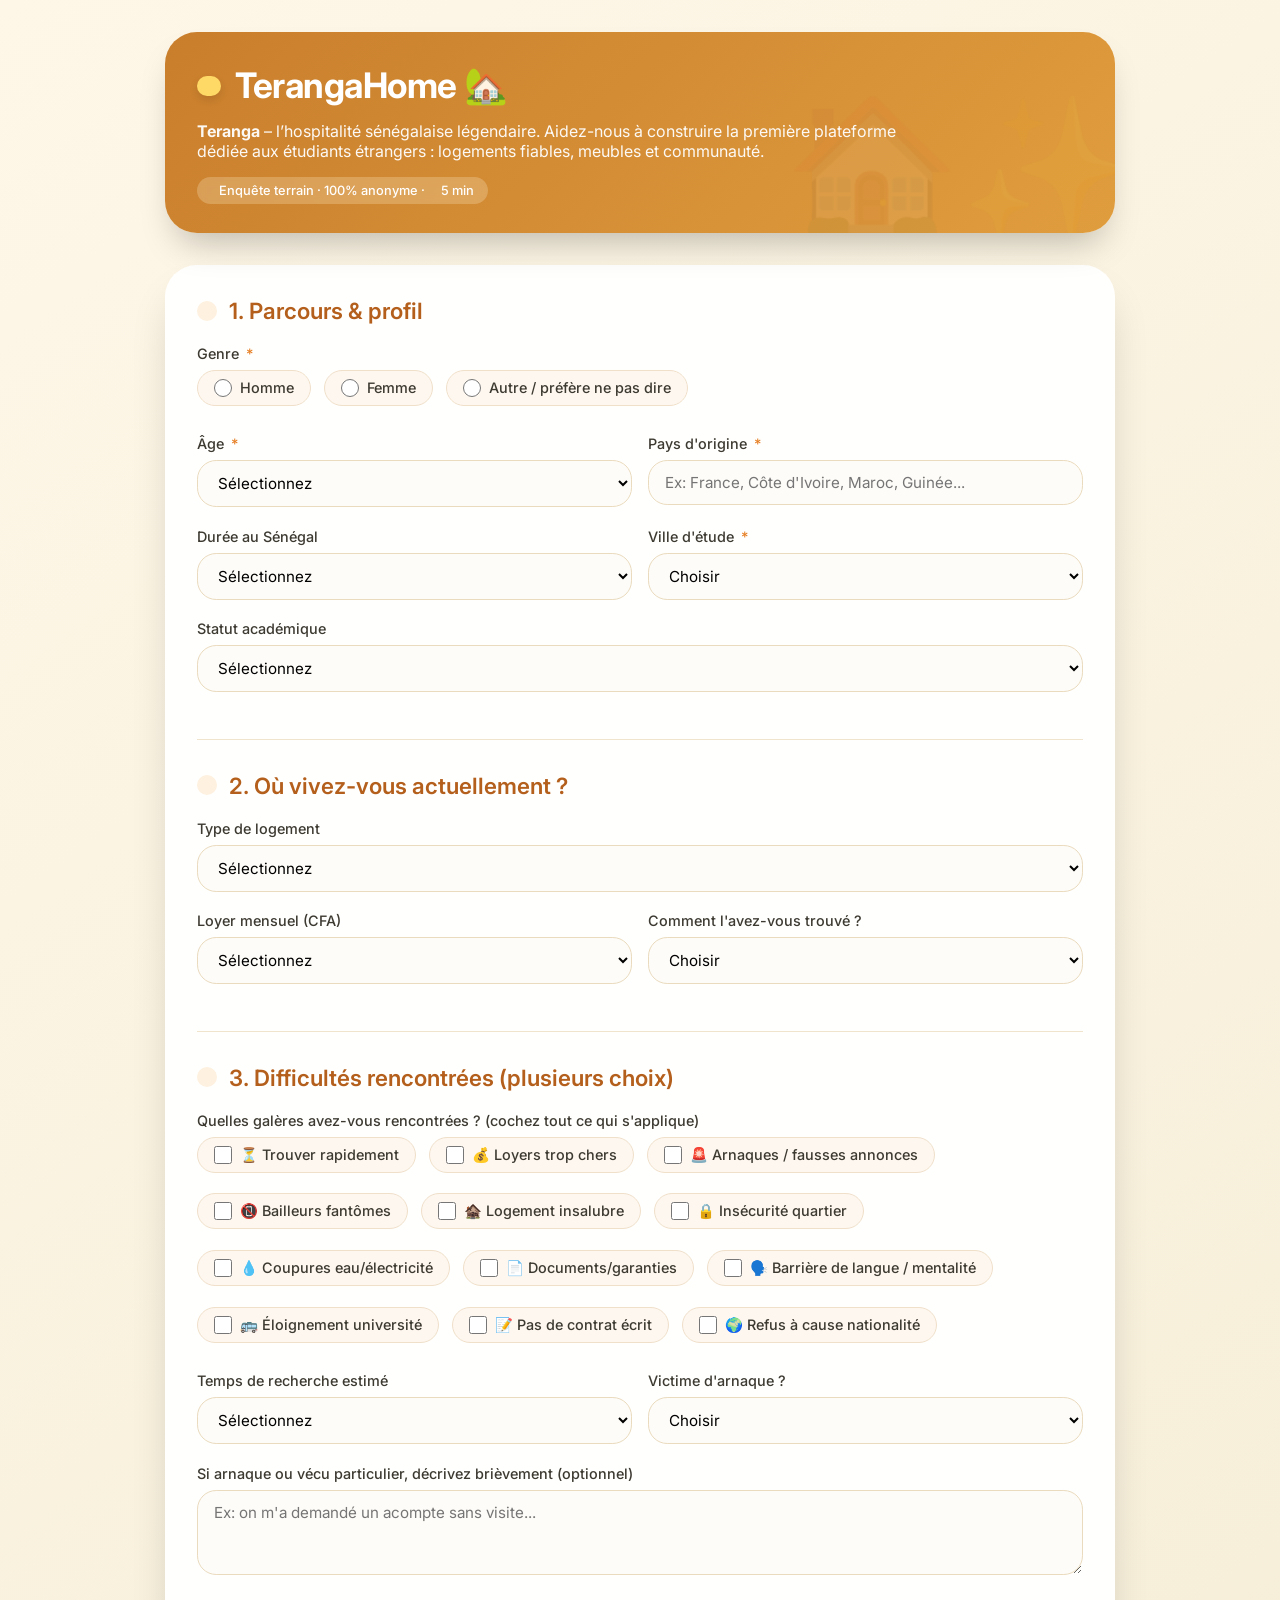
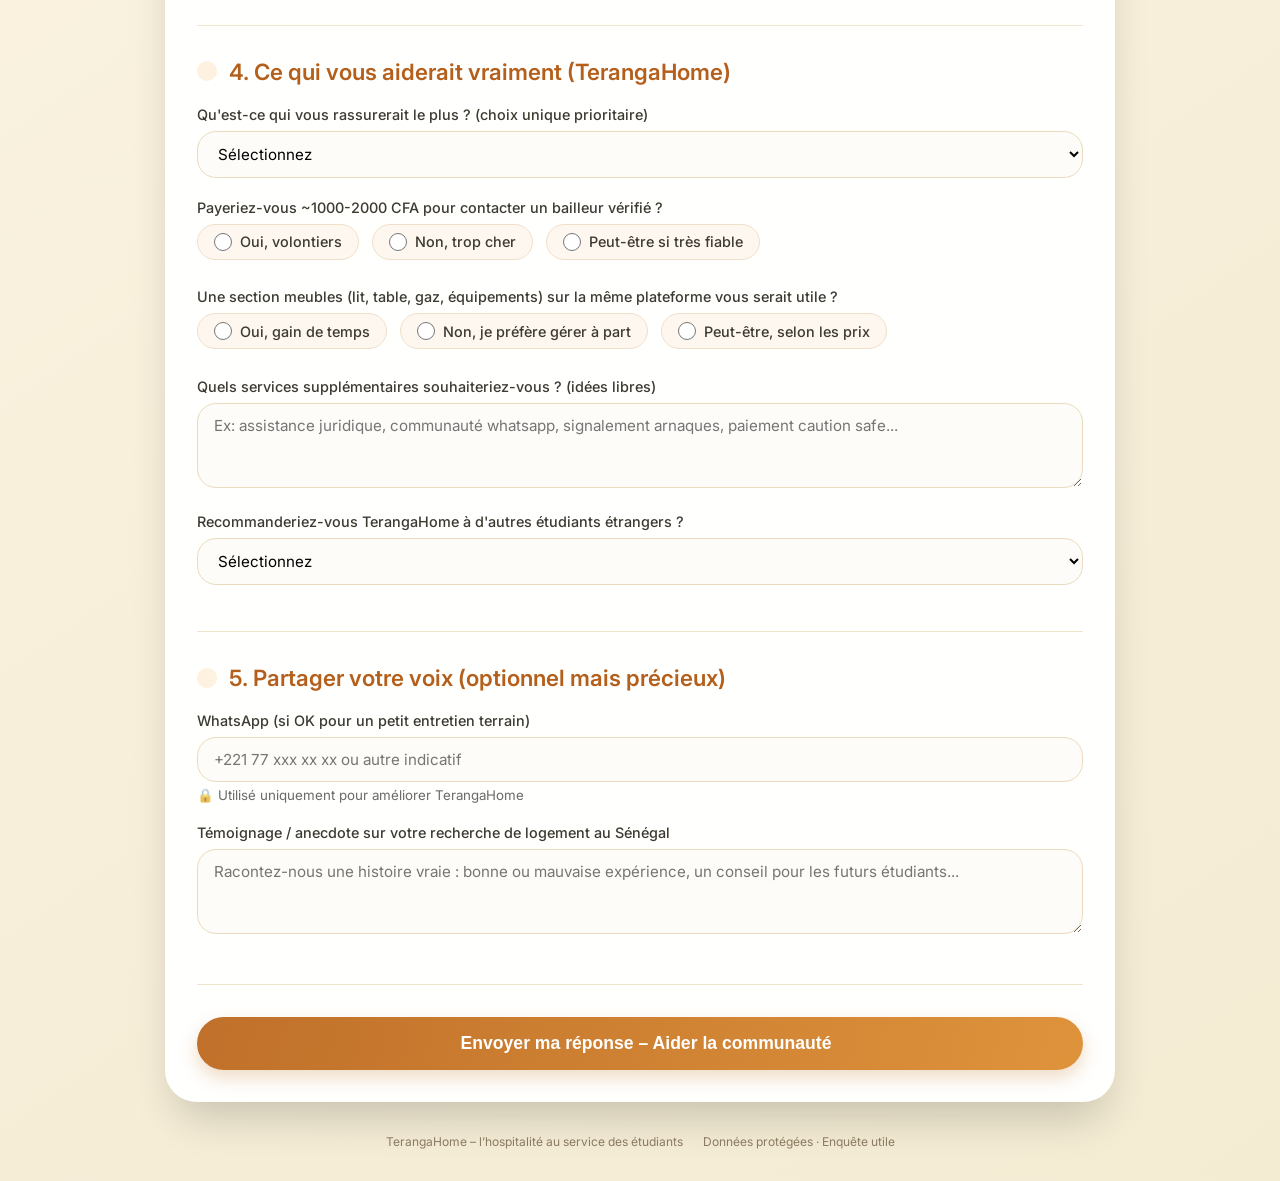
<file: index.html>
<!DOCTYPE html>
<html lang="fr">
<head>
  <meta charset="UTF-8">
  <meta name="viewport" content="width=device-width, initial-scale=1.0, viewport-fit=cover">
  <title>TerangaHome · Enquête logement étudiant étranger Sénégal</title>
  <!-- Google Fonts + Font Awesome 6 (gratuit) -->
  <link href="https://fonts.googleapis.com/css2?family=Inter:opsz,wght@14..32,300;14..32,400;14..32,500;14..32,600;14..32,700&display=swap" rel="stylesheet">
  <link rel="stylesheet" href="style.css">
</head>
<body>
<div class="survey-container">
  <div class="hero">
    <h1>
      <i class="fas fa-hand-sparkles"></i> 
      TerangaHome 🏡
    </h1>
    <p><strong>Teranga</strong> – l’hospitalité sénégalaise légendaire. Aidez-nous à construire la première plateforme dédiée aux étudiants étrangers : logements fiables, meubles et communauté.</p>
    <div class="teranga-badge">
      <i class="fas fa-graduation-cap"></i> Enquête terrain · 100% anonyme · <i class="fas fa-clock"></i> 5 min
    </div>
  </div>

  <div class="form-card">
    <!-- Formulaire avec action Formspree corrigée + ID terangahome (maqvbblw) -->
    <form id="terangaForm" action="https://formspree.io/f/maqvbblw" method="POST">
      <!-- champs cachés pour améliorer l'expérience email -->
      <input type="hidden" name="_subject" value="[TerangaHome] Nouvelle réponse enquête logement étudiant">
      <input type="hidden" name="_replyto" value="etudiant@terangahome.sn">
      <input type="hidden" name="_captcha" value="false">
      
      <!-- ========= SECTION 1 : IDENTIFICATION ========= -->
      <div class="section">
        <div class="section-title">
          <i class="fas fa-user-astronaut"></i>
          <span>1. Parcours & profil</span>
        </div>
        <div class="form-group">
          <label>Genre <span class="required-star">*</span></label>
          <div class="radio-group" id="gender-group">
            <label class="radio-option"><input type="radio" name="Genre" value="Homme" required> Homme</label>
            <label class="radio-option"><input type="radio" name="Genre" value="Femme"> Femme</label>
            <label class="radio-option"><input type="radio" name="Genre" value="Autre / préfère ne pas dire"> Autre / préfère ne pas dire</label>
          </div>
        </div>

        <div class="grid-2">
          <div class="form-group">
            <label>Âge <span class="required-star">*</span></label>
            <select name="Age" required>
              <option value="">Sélectionnez</option>
              <option>Moins de 18 ans</option>
              <option>18-22 ans</option>
              <option>23-27 ans</option>
              <option>28-32 ans</option>
              <option>Plus de 32 ans</option>
            </select>
          </div>
          <div class="form-group">
            <label>Pays d'origine <span class="required-star">*</span></label>
            <input type="text" name="Pays_origine" placeholder="Ex: France, Côte d'Ivoire, Maroc, Guinée..." required>
          </div>
        </div>

        <div class="grid-2">
          <div class="form-group">
            <label>Durée au Sénégal</label>
            <select name="Duree_Senegal">
              <option value="">Sélectionnez</option>
              <option>Moins de 3 mois</option>
              <option>3-6 mois</option>
              <option>6 mois - 1 an</option>
              <option>1-3 ans</option>
              <option>Plus de 3 ans</option>
            </select>
          </div>
          <div class="form-group">
            <label>Ville d'étude <span class="required-star">*</span></label>
            <select name="Ville_etude" required>
              <option value="">Choisir</option>
              <option>Dakar</option>
              <option>Thiès</option>
              <option>Saint-Louis</option>
              <option>Diourbel</option>
              <option>Autre (précisez dans témoignage)</option>
            </select>
          </div>
        </div>

        <div class="form-group">
          <label>Statut académique</label>
          <select name="Statut_academique">
            <option value="">Sélectionnez</option>
            <option>Étudiant en licence</option>
            <option>Étudiant en master</option>
            <option>Étudiant en doctorat</option>
            <option>Langue / formation professionnelle</option>
            <option>Autre</option>
          </select>
        </div>
      </div>

      <!-- ========= SECTION 2 : HABITATION ACTUELLE ========= -->
      <div class="section">
        <div class="section-title">
          <i class="fas fa-home"></i>
          <span>2. Où vivez-vous actuellement ?</span>
        </div>
        <div class="form-group">
          <label>Type de logement</label>
          <select name="Type_logement">
            <option value="">Sélectionnez</option>
            <option>Chambre chez l'habitant</option>
            <option>Studio / appartement seul</option>
            <option>Colocation avec étudiants</option>
            <option>Résidence universitaire (CROUS/autre)</option>
            <option>Chez parent/tuteur</option>
            <option>Hôtel / auberge temporaire</option>
            <option>Autre</option>
          </select>
        </div>

        <div class="grid-2">
          <div class="form-group">
            <label>Loyer mensuel (CFA)</label>
            <select name="Loyer_mensuel">
              <option value="">Sélectionnez</option>
              <option>Moins de 50 000 CFA</option>
              <option>50 000 - 75 000 CFA</option>
              <option>75 000 - 100 000 CFA</option>
              <option>100 000 - 150 000 CFA</option>
              <option>Plus de 150 000 CFA</option>
            </select>
          </div>
          <div class="form-group">
            <label>Comment l'avez-vous trouvé ?</label>
            <select name="Methode_recherche">
              <option value="">Choisir</option>
              <option>Bouche à oreille / ami</option>
              <option>Petites annonces (Facebook, WhatsApp)</option>
              <option>Agence immobilière</option>
              <option>Site internet</option>
              <option>Affichage dans la rue</option>
              <option>Autre</option>
            </select>
          </div>
        </div>
      </div>

      <!-- ========= SECTION 3 : DIFFICULTÉS (multichoix) ========= -->
      <div class="section">
        <div class="section-title">
          <i class="fas fa-exclamation-triangle"></i>
          <span>3. Difficultés rencontrées (plusieurs choix)</span>
        </div>
        <div class="form-group">
          <label>Quelles galères avez-vous rencontrées ? (cochez tout ce qui s'applique)</label>
          <div class="checkbox-group" id="difficultiesGroup">
            <label class="checkbox-option"><input type="checkbox" name="Difficultes" value="Difficulte trouver rapidement"> ⏳ Trouver rapidement</label>
            <label class="checkbox-option"><input type="checkbox" name="Difficultes" value="Loyers trop chers"> 💰 Loyers trop chers</label>
            <label class="checkbox-option"><input type="checkbox" name="Difficultes" value="Arnaques fausses annonces"> 🚨 Arnaques / fausses annonces</label>
            <label class="checkbox-option"><input type="checkbox" name="Difficultes" value="Bailleurs non reactifs"> 📵 Bailleurs fantômes</label>
            <label class="checkbox-option"><input type="checkbox" name="Difficultes" value="Logement insalubre"> 🏚️ Logement insalubre</label>
            <label class="checkbox-option"><input type="checkbox" name="Difficultes" value="Insécurité quartier"> 🔒 Insécurité quartier</label>
            <label class="checkbox-option"><input type="checkbox" name="Difficultes" value="Coupures eau/electricite"> 💧 Coupures eau/électricité</label>
            <label class="checkbox-option"><input type="checkbox" name="Difficultes" value="Garanties complexes"> 📄 Documents/garanties</label>
            <label class="checkbox-option"><input type="checkbox" name="Difficultes" value="Barriere langue"> 🗣️ Barrière de langue / mentalité</label>
            <label class="checkbox-option"><input type="checkbox" name="Difficultes" value="Eloignement université"> 🚌 Éloignement université</label>
            <label class="checkbox-option"><input type="checkbox" name="Difficultes" value="Pas de contrat"> 📝 Pas de contrat écrit</label>
            <label class="checkbox-option"><input type="checkbox" name="Difficultes" value="Refus nationalite"> 🌍 Refus à cause nationalité</label>
          </div>
        </div>

        <div class="grid-2">
          <div class="form-group">
            <label>Temps de recherche estimé</label>
            <select name="Temps_recherche">
              <option value="">Sélectionnez</option>
              <option>Moins d'une semaine</option>
              <option>1 à 2 semaines</option>
              <option>3 à 4 semaines</option>
              <option>1 à 3 mois</option>
              <option>Plus de 3 mois</option>
            </select>
          </div>
          <div class="form-group">
            <label>Victime d'arnaque ?</label>
            <select name="Arnaque_subie">
              <option value="">Choisir</option>
              <option>Oui</option>
              <option>Non</option>
              <option>Je préfère ne pas répondre</option>
            </select>
          </div>
        </div>
        <div class="form-group">
          <label>Si arnaque ou vécu particulier, décrivez brièvement (optionnel)</label>
          <textarea name="Description_arnaque" placeholder="Ex: on m'a demandé un acompte sans visite..."></textarea>
        </div>
      </div>

      <!-- ========= SECTION 4 : ATTENTES & SOLUTIONS ========= -->
      <div class="section">
        <div class="section-title">
          <i class="fas fa-lightbulb"></i>
          <span>4. Ce qui vous aiderait vraiment (TerangaHome)</span>
        </div>
        <div class="form-group">
          <label>Qu'est-ce qui vous rassurerait le plus ? (choix unique prioritaire)</label>
          <select name="Fonction_rassurante">
            <option value="">Sélectionnez</option>
            <option>Vidéo du logement avant de me déplacer</option>
            <option>Contact direct WhatsApp avec le bailleur</option>
            <option>Prix clair et sans surprise</option>
            <option>Contrat écrit et reçu de caution</option>
            <option>Notation des bailleurs par étudiants</option>
            <option>Quartier sûr / commerces à proximité</option>
          </select>
        </div>

        <div class="form-group">
          <label>Payeriez-vous ~1000-2000 CFA pour contacter un bailleur vérifié ?</label>
          <div class="radio-group">
            <label class="radio-option"><input type="radio" name="Paiement_contact" value="Oui"> Oui, volontiers</label>
            <label class="radio-option"><input type="radio" name="Paiement_contact" value="Non"> Non, trop cher</label>
            <label class="radio-option"><input type="radio" name="Paiement_contact" value="Peut-etre"> Peut-être si très fiable</label>
          </div>
        </div>

        <div class="form-group">
          <label>Une section meubles (lit, table, gaz, équipements) sur la même plateforme vous serait utile ?</label>
          <div class="radio-group">
            <label class="radio-option"><input type="radio" name="Interet_meubles" value="Oui très utile"> Oui, gain de temps</label>
            <label class="radio-option"><input type="radio" name="Interet_meubles" value="Non je prefere ailleurs"> Non, je préfère gérer à part</label>
            <label class="radio-option"><input type="radio" name="Interet_meubles" value="Peut-etre pratique"> Peut-être, selon les prix</label>
          </div>
        </div>

        <div class="form-group">
          <label>Quels services supplémentaires souhaiteriez-vous ? (idées libres)</label>
          <textarea name="Services_souhaites" placeholder="Ex: assistance juridique, communauté whatsapp, signalement arnaques, paiement caution safe..."></textarea>
        </div>

        <div class="form-group">
          <label>Recommanderiez-vous TerangaHome à d'autres étudiants étrangers ?</label>
          <select name="Recommandation">
            <option value="">Sélectionnez</option>
            <option>Oui, sans hésiter</option>
            <option>Oui, si c’est gratuit ou peu cher</option>
            <option>Peut-être, je dois d'abord voir le site</option>
            <option>Non</option>
          </select>
        </div>
      </div>

      <!-- ========= SECTION 5 : OPTIONNEL CONTACT & TÉMOIGNAGE ========= -->
      <div class="section">
        <div class="section-title">
          <i class="fas fa-comment-dots"></i>
          <span>5. Partager votre voix (optionnel mais précieux)</span>
        </div>
        <div class="form-group">
          <label>WhatsApp (si OK pour un petit entretien terrain)</label>
          <input type="text" name="Whatsapp_contact" placeholder="+221 77 xxx xx xx ou autre indicatif">
          <small style="display:block; margin-top:5px; opacity:0.7;">🔒 Utilisé uniquement pour améliorer TerangaHome</small>
        </div>
        <div class="form-group">
          <label>Témoignage / anecdote sur votre recherche de logement au Sénégal</label>
          <textarea name="Temoignage" placeholder="Racontez-nous une histoire vraie : bonne ou mauvaise expérience, un conseil pour les futurs étudiants..."></textarea>
        </div>
      </div>

      <button type="submit" class="btn-submit">
        <i class="fas fa-paper-plane"></i> Envoyer ma réponse – Aider la communauté
      </button>
      <div id="formStatus" class="form-status"></div>
    </form>
  </div>
  <footer>
    <span><i class="fas fa-heart" style="color:#e09d3e;"></i> TerangaHome – l’hospitalité au service des étudiants</span>
    <span><i class="fas fa-shield-alt"></i> Données protégées · Enquête utile</span>
  </footer>
</div>


</body>
</html>
</file>
<file: style.css>
* {
  margin: 0;
  padding: 0;
  box-sizing: border-box;
}

body {
  background: linear-gradient(145deg, #fef7e8 0%, #f3ebd2 100%);
  font-family: 'Inter', sans-serif;
  padding: 2rem 1rem;
  color: #2c2b26;
}

/* conteneur principal */
.survey-container {
  max-width: 950px;
  margin: 0 auto;
}

/* header avec identité TerangaHome */
.hero {
  background: linear-gradient(135deg, #c97e2c, #e09d3e);
  border-radius: 2rem;
  padding: 2rem 2rem 1.8rem;
  margin-bottom: 2rem;
  color: white;
  box-shadow: 0 20px 35px -12px rgba(0, 0, 0, 0.25);
  transition: all 0.2s;
  position: relative;
  overflow: hidden;
}

.hero::before {
  content: "🏠✨";
  font-size: 140px;
  opacity: 0.08;
  position: absolute;
  bottom: -20px;
  right: -20px;
  pointer-events: none;
}

.hero h1 {
  font-size: 2.2rem;
  font-weight: 700;
  letter-spacing: -0.5px;
  display: flex;
  align-items: center;
  gap: 14px;
  flex-wrap: wrap;
}

.hero h1 i {
  background: #ffd966;
  padding: 10px 12px;
  border-radius: 60px;
  color: #c46b1a;
  font-size: 1.6rem;
  box-shadow: 0 4px 8px rgba(0, 0, 0, 0.1);
}

.hero p {
  margin-top: 0.9rem;
  font-size: 1rem;
  opacity: 0.95;
  max-width: 85%;
}

.teranga-badge {
  background: rgba(255, 242, 209, 0.25);
  backdrop-filter: blur(4px);
  display: inline-flex;
  align-items: center;
  gap: 8px;
  padding: 6px 14px;
  border-radius: 40px;
  font-size: 0.8rem;
  margin-top: 1rem;
  font-weight: 500;
}

/* formulaire carte principale */
.form-card {
  background: #fffffffa;
  border-radius: 2rem;
  box-shadow: 0 25px 45px -12px rgba(0, 0, 0, 0.2);
  overflow: hidden;
}

form {
  padding: 2rem 2rem 2rem;
}

/* sections */
.section {
  margin-bottom: 2rem;
  border-bottom: 1px solid #f0e4cc;
  padding-bottom: 1.6rem;
}

.section:last-child {
  border-bottom: none;
  margin-bottom: 0;
  padding-bottom: 0;
}

.section-title {
  display: flex;
  align-items: center;
  gap: 12px;
  font-size: 1.4rem;
  font-weight: 600;
  margin-bottom: 1.3rem;
  color: #b45f1b;
}

.section-title i {
  background: #fef1df;
  padding: 10px;
  border-radius: 50%;
  font-size: 1.1rem;
  color: #c0702a;
}

.form-group {
  margin-bottom: 1.3rem;
}

label {
  font-weight: 500;
  display: block;
  margin-bottom: 8px;
  font-size: 0.9rem;
  color: #3d3a31;
}

.required-star {
  color: #e67e22;
  margin-left: 3px;
}

input, select, textarea {
  width: 100%;
  padding: 12px 16px;
  font-family: 'Inter', sans-serif;
  font-size: 0.95rem;
  border: 1.5px solid #eadbbe;
  border-radius: 1.2rem;
  background: #fefcf8;
  transition: 0.2s;
  outline: none;
}

input:focus, select:focus, textarea:focus {
  border-color: #e09d3e;
  box-shadow: 0 0 0 3px rgba(224, 157, 62, 0.25);
}

.radio-group, .checkbox-group {
  display: flex;
  flex-wrap: wrap;
  gap: 0.8rem;
  margin-top: 8px;
}

.radio-option, .checkbox-option {
  display: flex;
  align-items: center;
  gap: 8px;
  background: #fef7ef;
  padding: 8px 16px;
  border-radius: 2rem;
  border: 1px solid #f0e0ca;
  cursor: pointer;
  transition: 0.1s;
}

.radio-option:hover, .checkbox-option:hover {
  background: #fff0e0;
  border-color: #e0b073;
}

input[type="radio"], input[type="checkbox"] {
  width: 18px;
  height: 18px;
  accent-color: #c97e2c;
  margin: 0;
}

.grid-2 {
  display: grid;
  grid-template-columns: 1fr 1fr;
  gap: 1rem;
}

textarea {
  resize: vertical;
  min-height: 85px;
}

.btn-submit {
  background: linear-gradient(105deg, #c0702a, #de933b);
  border: none;
  padding: 1rem 1.8rem;
  font-size: 1.1rem;
  font-weight: 600;
  color: white;
  border-radius: 3rem;
  width: 100%;
  cursor: pointer;
  transition: 0.2s;
  display: flex;
  align-items: center;
  justify-content: center;
  gap: 12px;
  margin-top: 1.2rem;
  box-shadow: 0 8px 18px rgba(193, 115, 33, 0.25);
}

.btn-submit:hover {
  background: linear-gradient(105deg, #a55d21, #c57f32);
  transform: translateY(-2px);
}

.btn-submit:active {
  transform: translateY(1px);
}

/* message status */
.form-status {
  margin-top: 1.3rem;
  text-align: center;
  font-weight: 500;
  padding: 12px;
  border-radius: 60px;
  display: none;
}

.form-status.success {
  background: #e1f7e3;
  color: #2b6e2f;
  display: block;
}

.form-status.error {
  background: #ffe2dd;
  color: #bc3900;
  display: block;
}

footer {
  text-align: center;
  margin-top: 2rem;
  font-size: 0.75rem;
  color: #8b7a62;
  display: flex;
  justify-content: center;
  gap: 20px;
  flex-wrap: wrap;
}

@media (max-width: 640px) {
  form {
    padding: 1.3rem;
  }
  .grid-2 {
    grid-template-columns: 1fr;
    gap: 0.8rem;
  }
  .hero h1 {
    font-size: 1.7rem;
  }
  .hero p {
    max-width: 100%;
  }
  .section-title {
    font-size: 1.2rem;
  }
}
</file>
